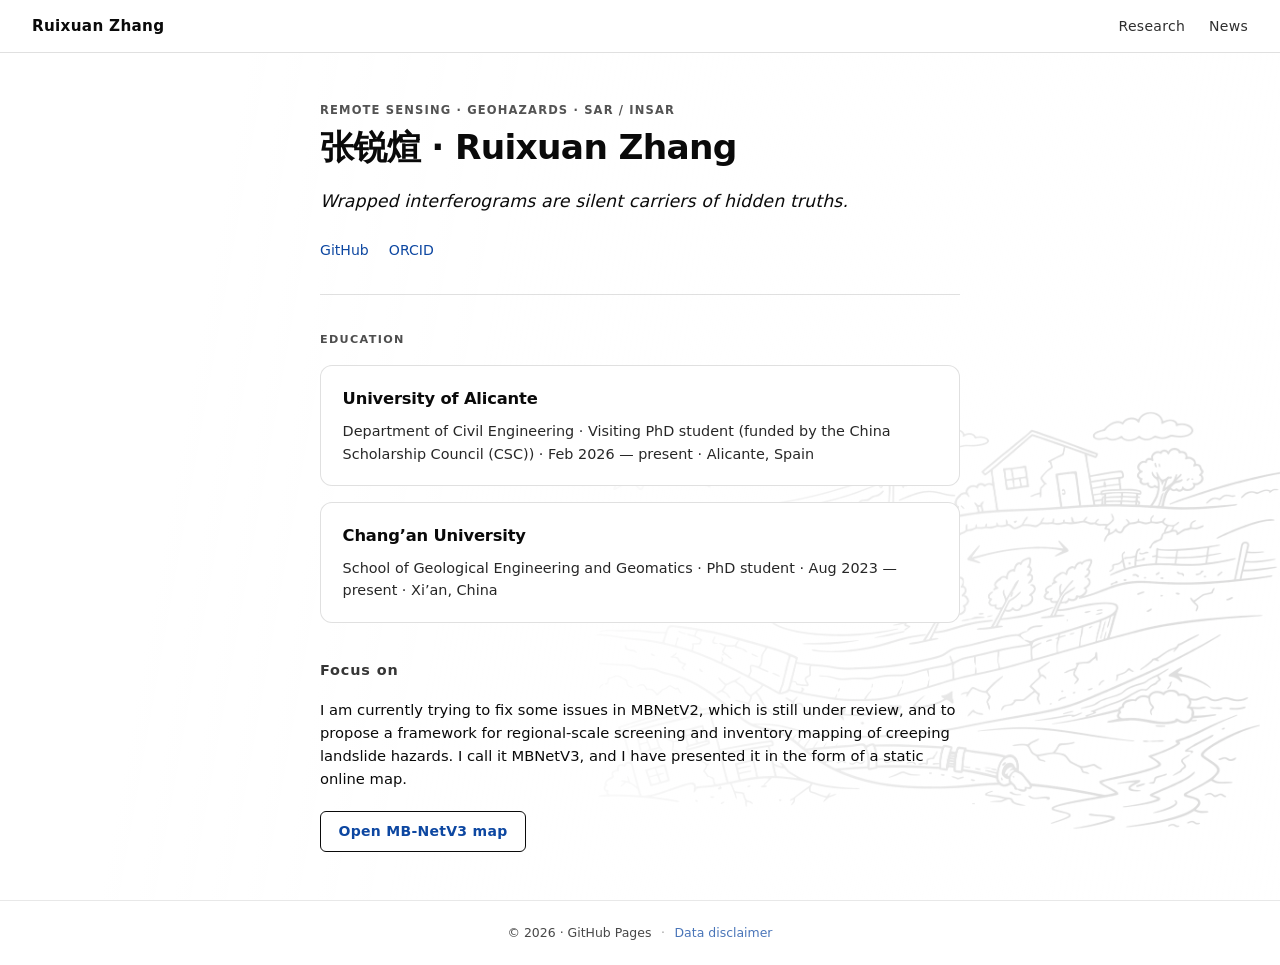
<file: index.html>
<!DOCTYPE html>
<html lang="en">
<head>
  <meta charset="UTF-8" />
  <meta name="viewport" content="width=device-width, initial-scale=1.0" />
  <title>Ruixuan Zhang (张锐煊)</title>
  <link rel="stylesheet" href="css/home.css" />
</head>
<body>
  <header class="site-header">
    <a class="site-brand" href="/">Ruixuan Zhang</a>
    <nav class="nav" aria-label="Primary">
      <a href="research.html">Research</a>
      <a href="news.html">News</a>
    </nav>
  </header>

  <main>
    <section class="intro" aria-label="Introduction">
      <p class="intro-kicker">Remote sensing · Geohazards · SAR / InSAR</p>
      <h1 class="intro-title"><span lang="zh">张锐煊</span> · Ruixuan Zhang</h1>
      <div class="intro-body">
        <p class="intro-quote">Wrapped interferograms are silent carriers of hidden truths.</p>
      </div>
      <ul class="intro-links" aria-label="External links">
        <li><a href="https://github.com/ZRX0813" rel="noopener noreferrer">GitHub</a></li>
        <li><a href="https://orcid.org/0009-0009-0099-7879" rel="noopener noreferrer">ORCID</a></li>
      </ul>
    </section>

    <section id="education" class="panel-section" aria-labelledby="education-heading">
      <h2 id="education-heading" class="section-title">Education</h2>
      <div class="home-education">
        <article class="panel-card">
          <h3 class="home-education-org">University of Alicante</h3>
          <p class="home-education-detail">
            Department of Civil Engineering · Visiting PhD student (funded by the China Scholarship Council (CSC)) · Feb 2026 — present · Alicante, Spain
          </p>
        </article>
        <article class="panel-card">
          <h3 class="home-education-org">Chang’an University</h3>
          <p class="home-education-detail">
            School of Geological Engineering and Geomatics · PhD student · Aug 2023 — present · Xi’an, China
          </p>
        </article>
      </div>
    </section>

    <section id="research" class="panel-section">
      <h2 class="section-title section-title--sentence">Focus on</h2>
      <div class="home-research">
        <p>
          I am currently trying to fix some issues in MBNetV2, which is still under review, and to propose a framework for regional-scale screening and inventory mapping of creeping landslide hazards. I call it MBNetV3, and I have presented it in the form of a static online map.
        </p>
        <p class="home-research-cta-wrap">
          <a class="home-research-cta" href="https://zrx0813.github.io/MB-NetV3/" rel="noopener noreferrer">Open MB-NetV3 map</a>
        </p>
      </div>
    </section>
  </main>

  <footer class="site-footer">
    <span>© 2026 · GitHub Pages</span>
    <span class="footer-dot" aria-hidden="true">·</span>
    <a class="footer-link" href="/MB-NetV3/disclaimer.html">Data disclaimer</a>
  </footer>
</body>
</html>
</file>
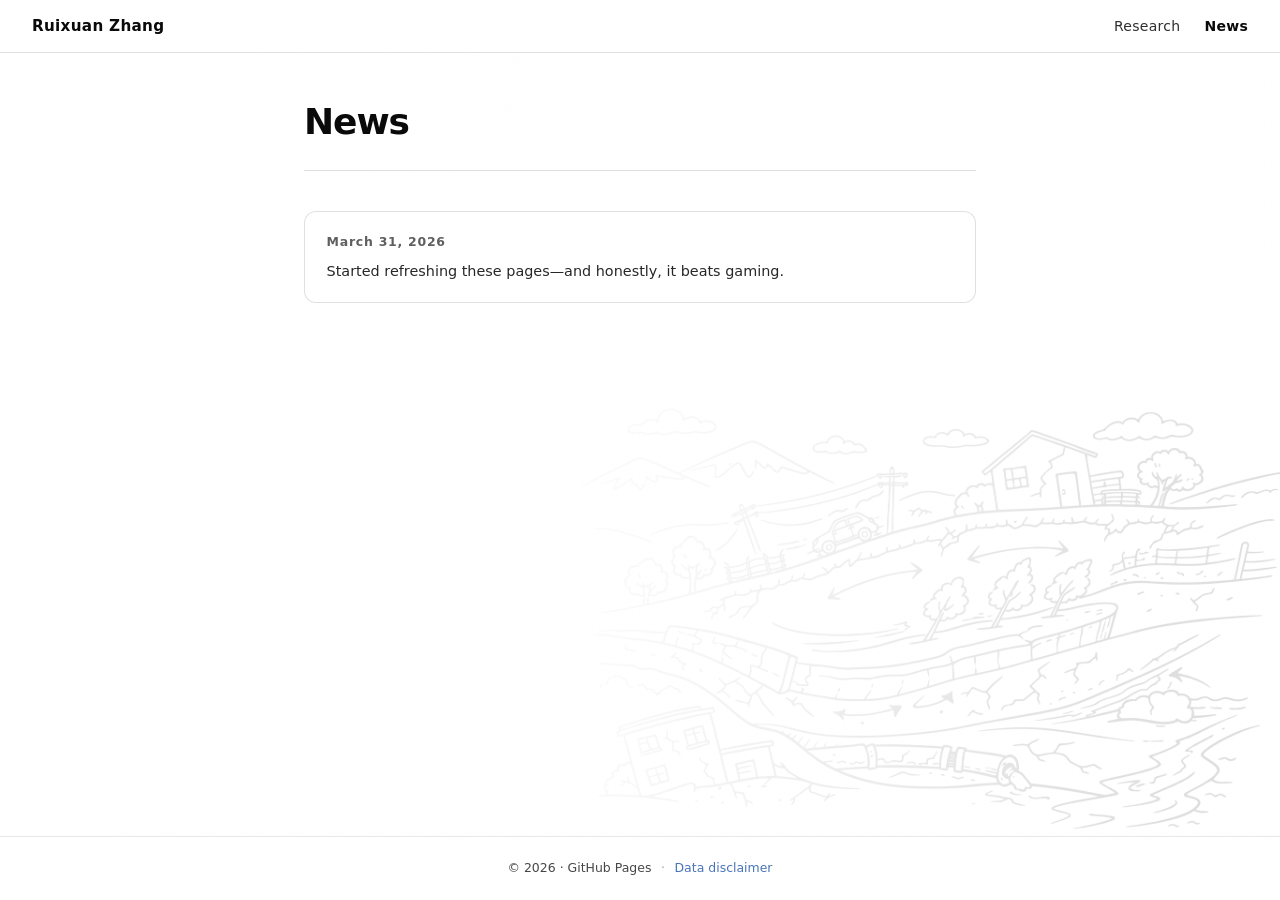
<file: news.html>
<!DOCTYPE html>
<html lang="en">
<head>
  <meta charset="UTF-8" />
  <meta name="viewport" content="width=device-width, initial-scale=1.0" />
  <title>News · Ruixuan Zhang (张锐煊)</title>
  <link rel="stylesheet" href="css/home.css" />
</head>
<body class="page-news">
  <header class="site-header">
    <a class="site-brand" href="/">Ruixuan Zhang</a>
    <nav class="nav" aria-label="Primary">
      <a href="research.html">Research</a>
      <a href="news.html" aria-current="page">News</a>
    </nav>
  </header>

  <main class="research-main">
    <header class="research-page-head">
      <h1 class="research-page-title">News</h1>
    </header>

    <ul class="news-list">
      <li class="news-item panel-card">
        <time class="news-date" datetime="2026-03-31">March 31, 2026</time>
        <p class="news-text">Started refreshing these pages—and honestly, it beats gaming.</p>
      </li>
    </ul>
  </main>

  <footer class="site-footer">
    <span>© 2026 · GitHub Pages</span>
    <span class="footer-dot" aria-hidden="true">·</span>
    <a class="footer-link" href="/MB-NetV3/disclaimer.html">Data disclaimer</a>
  </footer>
</body>
</html>
</file>
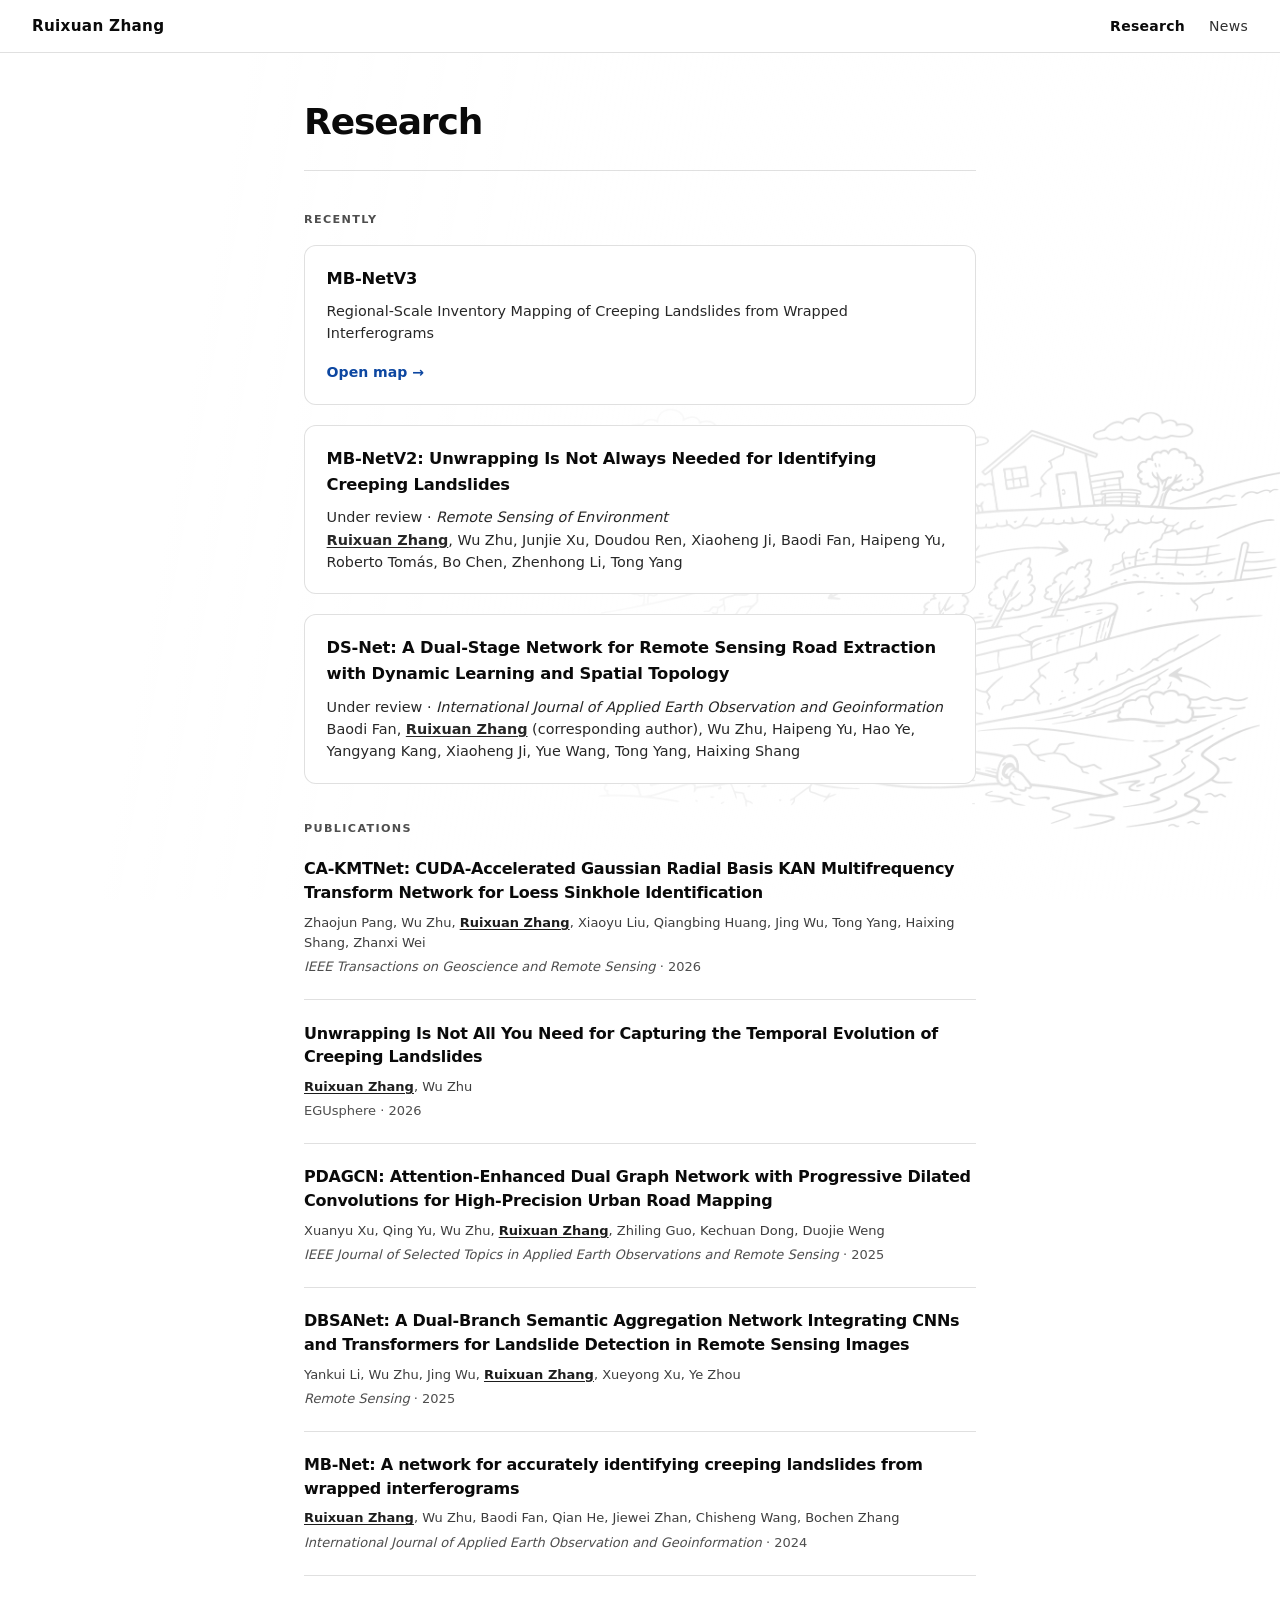
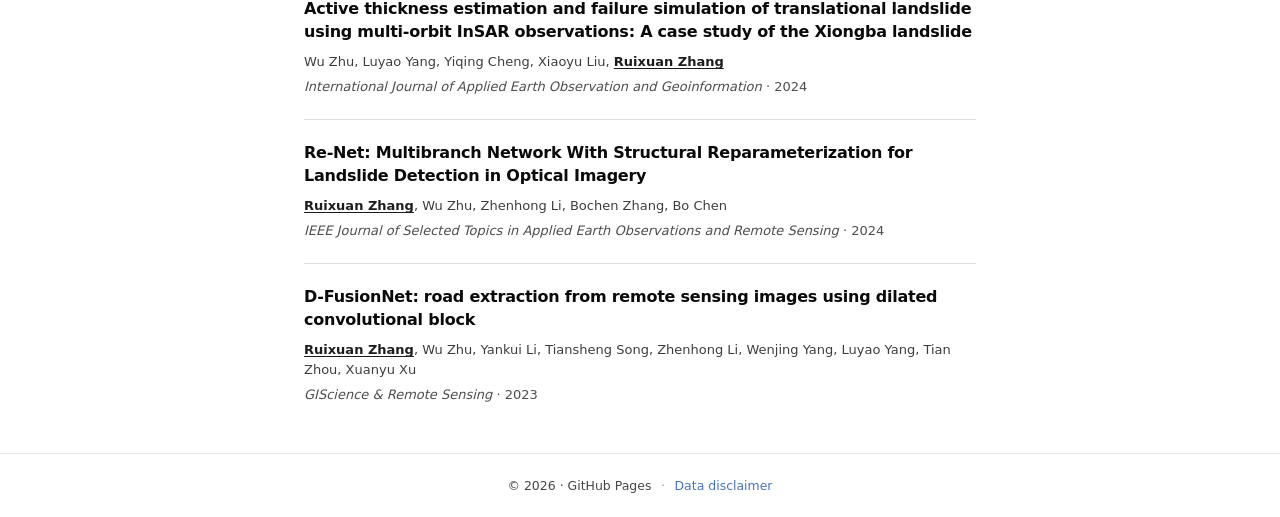
<file: research.html>
<!DOCTYPE html>
<html lang="en">
<head>
  <meta charset="UTF-8" />
  <meta name="viewport" content="width=device-width, initial-scale=1.0" />
  <title>Research · Ruixuan Zhang (张锐煊)</title>
  <link rel="stylesheet" href="css/home.css" />
</head>
<body class="page-research">
  <header class="site-header">
    <a class="site-brand" href="/">Ruixuan Zhang</a>
    <nav class="nav" aria-label="Primary">
      <a href="research.html" aria-current="page">Research</a>
      <a href="news.html">News</a>
    </nav>
  </header>

  <main class="research-main">
    <header class="research-page-head">
      <h1 class="research-page-title">Research</h1>
    </header>

    <section class="panel-section research-block" aria-labelledby="recent-heading">
      <h2 id="recent-heading" class="section-title">Recently</h2>
      <div class="recent-stack">
        <article class="recent-card panel-card">
          <h3 class="recent-card-title">MB-NetV3</h3>
          <p class="recent-card-text">
            Regional-Scale Inventory Mapping of Creeping Landslides from Wrapped Interferograms
          </p>
          <a class="panel-card-link" href="/MB-NetV3/">Open map →</a>
        </article>
        <article class="recent-card panel-card">
          <h3 class="recent-card-title">MB-NetV2: Unwrapping Is Not Always Needed for Identifying Creeping Landslides</h3>
          <p class="recent-card-meta">Under review · <em>Remote Sensing of Environment</em></p>
          <p class="recent-card-authors">
            <span class="self-name">Ruixuan Zhang</span>, Wu Zhu, Junjie Xu, Doudou Ren, Xiaoheng Ji, Baodi Fan, Haipeng Yu, Roberto Tomás, Bo Chen, Zhenhong Li, Tong Yang
          </p>
        </article>
        <article class="recent-card panel-card">
          <h3 class="recent-card-title">DS-Net: A Dual-Stage Network for Remote Sensing Road Extraction with Dynamic Learning and Spatial Topology</h3>
          <p class="recent-card-meta">Under review · <em>International Journal of Applied Earth Observation and Geoinformation</em></p>
          <p class="recent-card-authors">
            Baodi Fan, <span class="self-name">Ruixuan Zhang</span> (corresponding author), Wu Zhu, Haipeng Yu, Hao Ye, Yangyang Kang, Xiaoheng Ji, Yue Wang, Tong Yang, Haixing Shang
          </p>
        </article>
      </div>
    </section>

    <section class="panel-section research-block" aria-labelledby="pub-heading">
      <h2 id="pub-heading" class="section-title">Publications</h2>
      <ul class="pub-list">
        <li class="pub-item">
          <a class="pub-title" href="https://doi.org/10.1109/TGRS.2026.3671121" rel="noopener noreferrer">CA-KMTNet: CUDA-Accelerated Gaussian Radial Basis KAN Multifrequency Transform Network for Loess Sinkhole Identification</a>
          <p class="pub-authors">Zhaojun Pang, Wu Zhu, <span class="self-name">Ruixuan Zhang</span>, Xiaoyu Liu, Qiangbing Huang, Jing Wu, Tong Yang, Haixing Shang, Zhanxi Wei</p>
          <p class="pub-venue"><em>IEEE Transactions on Geoscience and Remote Sensing</em> · 2026</p>
        </li>
        <li class="pub-item">
          <a class="pub-title" href="https://doi.org/10.5194/egusphere-egu26-3298" rel="noopener noreferrer">Unwrapping Is Not All You Need for Capturing the Temporal Evolution of Creeping Landslides</a>
          <p class="pub-authors"><span class="self-name">Ruixuan Zhang</span>, Wu Zhu</p>
          <p class="pub-venue">EGUsphere · 2026</p>
        </li>
        <li class="pub-item">
          <a class="pub-title" href="https://doi.org/10.1109/JSTARS.2025.3625436" rel="noopener noreferrer">PDAGCN: Attention-Enhanced Dual Graph Network with Progressive Dilated Convolutions for High-Precision Urban Road Mapping</a>
          <p class="pub-authors">Xuanyu Xu, Qing Yu, Wu Zhu, <span class="self-name">Ruixuan Zhang</span>, Zhiling Guo, Kechuan Dong, Duojie Weng</p>
          <p class="pub-venue"><em>IEEE Journal of Selected Topics in Applied Earth Observations and Remote Sensing</em> · 2025</p>
        </li>
        <li class="pub-item">
          <a class="pub-title" href="https://doi.org/10.3390/rs17050807" rel="noopener noreferrer">DBSANet: A Dual-Branch Semantic Aggregation Network Integrating CNNs and Transformers for Landslide Detection in Remote Sensing Images</a>
          <p class="pub-authors">Yankui Li, Wu Zhu, Jing Wu, <span class="self-name">Ruixuan Zhang</span>, Xueyong Xu, Ye Zhou</p>
          <p class="pub-venue"><em>Remote Sensing</em> · 2025</p>
        </li>
        <li class="pub-item">
          <a class="pub-title" href="https://doi.org/10.1016/j.jag.2024.104300" rel="noopener noreferrer">MB-Net: A network for accurately identifying creeping landslides from wrapped interferograms</a>
          <p class="pub-authors"><span class="self-name">Ruixuan Zhang</span>, Wu Zhu, Baodi Fan, Qian He, Jiewei Zhan, Chisheng Wang, Bochen Zhang</p>
          <p class="pub-venue"><em>International Journal of Applied Earth Observation and Geoinformation</em> · 2024</p>
        </li>
        <li class="pub-item">
          <a class="pub-title" href="https://doi.org/10.1016/j.jag.2024.103801" rel="noopener noreferrer">Active thickness estimation and failure simulation of translational landslide using multi-orbit InSAR observations: A case study of the Xiongba landslide</a>
          <p class="pub-authors">Wu Zhu, Luyao Yang, Yiqing Cheng, Xiaoyu Liu, <span class="self-name">Ruixuan Zhang</span></p>
          <p class="pub-venue"><em>International Journal of Applied Earth Observation and Geoinformation</em> · 2024</p>
        </li>
        <li class="pub-item">
          <a class="pub-title" href="https://doi.org/10.1109/JSTARS.2023.3344720" rel="noopener noreferrer">Re-Net: Multibranch Network With Structural Reparameterization for Landslide Detection in Optical Imagery</a>
          <p class="pub-authors"><span class="self-name">Ruixuan Zhang</span>, Wu Zhu, Zhenhong Li, Bochen Zhang, Bo Chen</p>
          <p class="pub-venue"><em>IEEE Journal of Selected Topics in Applied Earth Observations and Remote Sensing</em> · 2024</p>
        </li>
        <li class="pub-item">
          <a class="pub-title" href="https://doi.org/10.1080/15481603.2023.2270806" rel="noopener noreferrer">D-FusionNet: road extraction from remote sensing images using dilated convolutional block</a>
          <p class="pub-authors"><span class="self-name">Ruixuan Zhang</span>, Wu Zhu, Yankui Li, Tiansheng Song, Zhenhong Li, Wenjing Yang, Luyao Yang, Tian Zhou, Xuanyu Xu</p>
          <p class="pub-venue"><em>GIScience &amp; Remote Sensing</em> · 2023</p>
        </li>
      </ul>
    </section>
  </main>

  <footer class="site-footer">
    <span>© 2026 · GitHub Pages</span>
    <span class="footer-dot" aria-hidden="true">·</span>
    <a class="footer-link" href="/MB-NetV3/disclaimer.html">Data disclaimer</a>
  </footer>
</body>
</html>
</file>
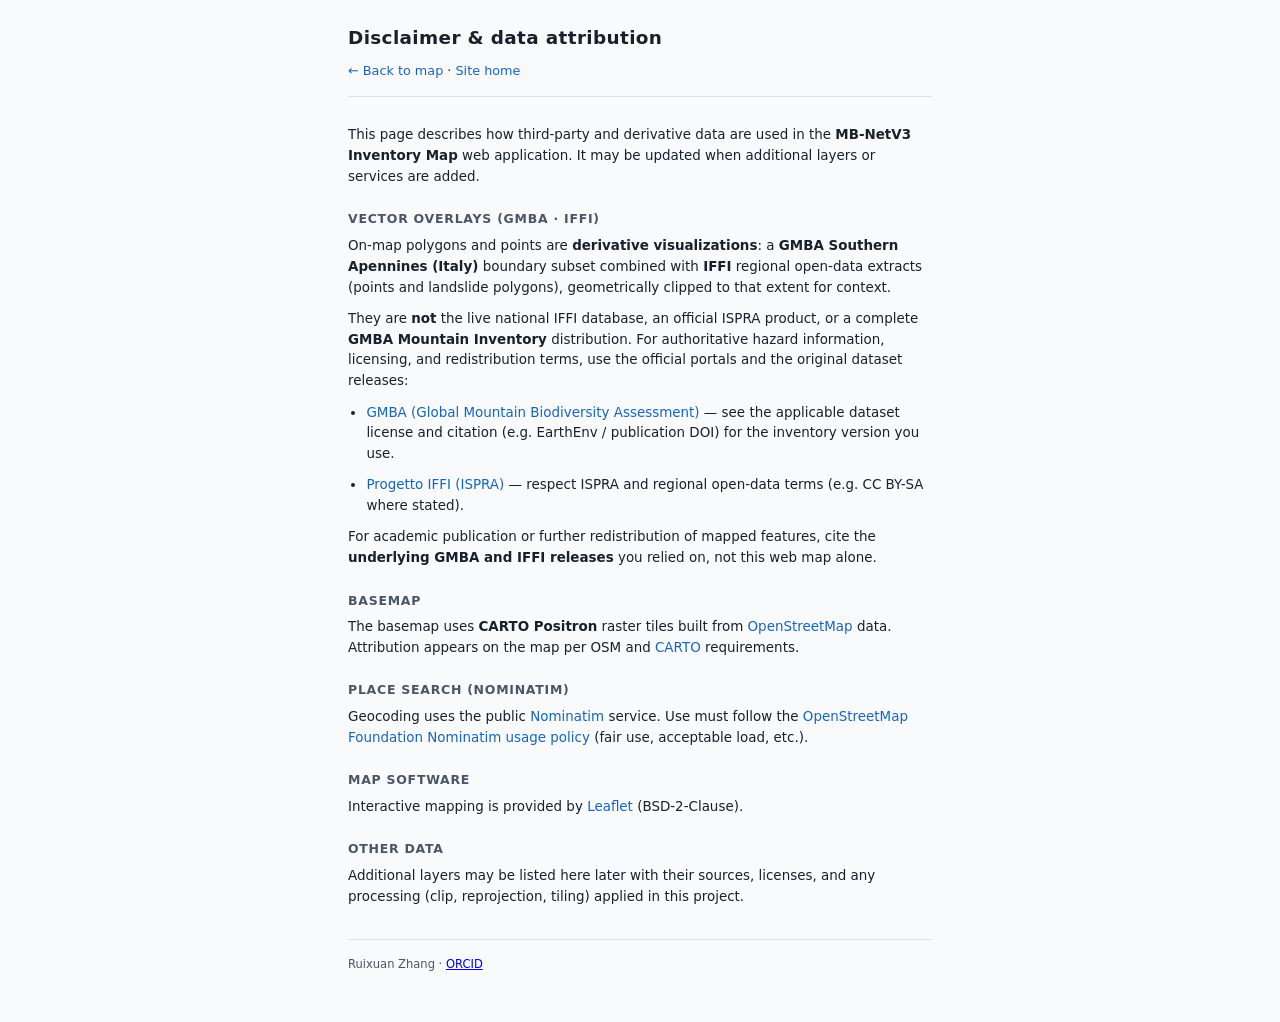
<file: MB-NetV3/disclaimer.html>
<!DOCTYPE html>
<html lang="en">
<head>
  <meta charset="UTF-8" />
  <meta name="viewport" content="width=device-width, initial-scale=1.0" />
  <title>Disclaimer · Data use · MB-NetV3 Inventory Map</title>
  <link rel="stylesheet" href="css/disclaimer.css" />
</head>
<body>
  <div class="page">
    <header class="mast">
      <h1>Disclaimer &amp; data attribution</h1>
      <nav aria-label="Page navigation">
        <a href="index.html">← Back to map</a>
        ·
        <a href="/">Site home</a>
      </nav>
    </header>

    <article class="disclaim">
      <p>
        This page describes how third-party and derivative data are used in the <strong>MB-NetV3 Inventory Map</strong> web
        application. It may be updated when additional layers or services are added.
      </p>

      <section id="overlays">
        <h2>Vector overlays (GMBA · IFFI)</h2>
        <p>
          On-map polygons and points are <strong>derivative visualizations</strong>: a <strong>GMBA Southern Apennines
          (Italy)</strong> boundary subset combined with <strong>IFFI</strong> regional open-data extracts (points and
          landslide polygons), geometrically clipped to that extent for context.
        </p>
        <p>
          They are <strong>not</strong> the live national IFFI database, an official ISPRA product, or a complete
          <strong>GMBA Mountain Inventory</strong> distribution. For authoritative hazard information, licensing, and
          redistribution terms, use the official portals and the original dataset releases:
        </p>
        <ul>
          <li>
            <a href="https://www.gmba.unibe.ch/" rel="noopener noreferrer">GMBA (Global Mountain Biodiversity Assessment)</a>
            — see the applicable dataset license and citation (e.g. EarthEnv / publication DOI) for the inventory version
            you use.
          </li>
          <li>
            <a href="https://www.progettoiffi.isprambiente.it/" rel="noopener noreferrer">Progetto IFFI (ISPRA)</a> — respect
            ISPRA and regional open-data terms (e.g. CC BY-SA where stated).
          </li>
        </ul>
        <p>
          For academic publication or further redistribution of mapped features, cite the <strong>underlying GMBA and IFFI
          releases</strong> you relied on, not this web map alone.
        </p>
      </section>

      <section id="basemap">
        <h2>Basemap</h2>
        <p>
          The basemap uses <strong>CARTO Positron</strong> raster tiles built from
          <a href="https://www.openstreetmap.org/copyright" rel="noopener noreferrer">OpenStreetMap</a> data. Attribution
          appears on the map per OSM and
          <a href="https://carto.com/attributions" rel="noopener noreferrer">CARTO</a> requirements.
        </p>
      </section>

      <section id="search">
        <h2>Place search (Nominatim)</h2>
        <p>
          Geocoding uses the public <a href="https://nominatim.org" rel="noopener noreferrer">Nominatim</a> service. Use
          must follow the
          <a href="https://operations.osmfoundation.org/policies/nominatim/" rel="noopener noreferrer">OpenStreetMap
          Foundation Nominatim usage policy</a> (fair use, acceptable load, etc.).
        </p>
      </section>

      <section id="software">
        <h2>Map software</h2>
        <p>
          Interactive mapping is provided by <a href="https://leafletjs.com/" rel="noopener noreferrer">Leaflet</a>
          (BSD-2-Clause).
        </p>
      </section>

      <section id="future">
        <h2>Other data</h2>
        <p>
          Additional layers may be listed here later with their sources, licenses, and any processing (clip, reprojection,
          tiling) applied in this project.
        </p>
      </section>
    </article>

    <footer class="foot-mini">
      Ruixuan Zhang ·
      <a href="https://orcid.org/0009-0009-0099-7879" rel="noopener noreferrer">ORCID</a>
    </footer>
  </div>
</body>
</html>
</file>
<file: css/home.css>
/* White background, black / near-black typography */
:root {
  --chrome-text: #0a0a0a;
  --chrome-muted: #2d2d2d;
  --chrome-link: #0d47a1;
  --chrome-border: rgba(0, 0, 0, 0.12);
  --surface: #ffffff;
  --page-bg: #ffffff;
}

*,
*::before,
*::after {
  box-sizing: border-box;
}

html {
  scroll-behavior: smooth;
}

body {
  margin: 0;
  min-height: 100vh;
  display: flex;
  flex-direction: column;
  color: var(--chrome-text);
  background: var(--page-bg);
  font-family: "Segoe UI", system-ui, -apple-system, sans-serif;
  font-weight: 400;
  line-height: 1.6;
  position: relative;
}

/* Landslide line-art watermark: right side, low contrast; gradient keeps copy legible on the left */
body::before {
  content: "";
  position: fixed;
  inset: 0;
  z-index: -2;
  pointer-events: none;
  background-color: #ffffff;
  background-image: url("../layer/main_layer.png");
  background-repeat: no-repeat;
  background-position: right -2% bottom 8%;
  background-size: min(62vw, 720px) auto;
  opacity: 0.14;
}

body::after {
  content: "";
  position: fixed;
  inset: 0;
  z-index: -1;
  pointer-events: none;
  background: linear-gradient(
    100deg,
    #ffffff 0%,
    #ffffff max(18%, 12rem),
    rgba(255, 255, 255, 0.97) 38%,
    rgba(255, 255, 255, 0.82) 52%,
    rgba(255, 255, 255, 0.48) 68%,
    rgba(255, 255, 255, 0.15) 84%,
    rgba(255, 255, 255, 0) 100%
  );
}

@media (max-width: 720px) {
  body::before {
    background-size: min(92vw, 420px) auto;
    background-position: right -12% bottom -4%;
    opacity: 0.09;
  }
}

.site-header {
  position: sticky;
  top: 0;
  z-index: 20;
  display: flex;
  align-items: center;
  justify-content: space-between;
  flex-wrap: wrap;
  gap: 0.75rem 1.5rem;
  padding: 0.85rem clamp(1rem, 4vw, 2rem);
  background: rgba(255, 255, 255, 0.92);
  border-bottom: 1px solid var(--chrome-border);
  backdrop-filter: blur(6px);
  -webkit-backdrop-filter: blur(6px);
}

.site-brand {
  font-size: 0.95rem;
  font-weight: 650;
  letter-spacing: 0.02em;
  color: var(--chrome-text);
  text-decoration: none;
}

.self-name {
  font-weight: 700;
  text-decoration: underline;
  text-underline-offset: 0.15em;
  text-decoration-thickness: 0.07em;
}

.site-brand:hover {
  color: var(--chrome-link);
}

.nav {
  display: flex;
  flex-wrap: wrap;
  gap: 1rem 1.5rem;
  font-size: 0.875rem;
  font-weight: 500;
}

.nav a {
  color: var(--chrome-text);
  text-decoration: none;
  letter-spacing: 0.02em;
  opacity: 0.85;
}

.nav a:hover {
  color: var(--chrome-link);
  opacity: 1;
}

main {
  position: relative;
  z-index: 1;
  flex: 1;
  max-width: 44rem;
  width: 100%;
  margin: 0 auto;
  padding: clamp(1.75rem, 5vw, 3rem) clamp(1rem, 4vw, 2rem) 3rem;
}

.intro {
  padding-bottom: 2rem;
  margin-bottom: 2rem;
  border-bottom: 1px solid var(--chrome-border);
}

.intro-kicker {
  margin: 0 0 0.5rem;
  font-size: 0.72rem;
  font-weight: 600;
  letter-spacing: 0.1em;
  text-transform: uppercase;
  color: var(--chrome-text);
  opacity: 0.7;
}

.intro-title {
  margin: 0 0 1.25rem;
  font-size: clamp(1.65rem, 4.5vw, 2.15rem);
  font-weight: 700;
  line-height: 1.2;
  letter-spacing: -0.02em;
}

.intro-body {
  font-size: 0.95rem;
  color: var(--chrome-text);
  max-width: 40em;
}

.intro-body p {
  margin: 0 0 1rem;
}

.intro-body p:last-child {
  margin-bottom: 0;
}

.intro-quote {
  margin: 0;
  font-size: 1.08rem;
  line-height: 1.55;
  letter-spacing: 0.01em;
  font-style: italic;
}

.intro-links {
  display: flex;
  flex-wrap: wrap;
  gap: 0.5rem 1.25rem;
  margin: 1.35rem 0 0;
  padding: 0;
  list-style: none;
}

.intro-links a {
  font-size: 0.88rem;
  font-weight: 500;
  color: var(--chrome-link);
  text-decoration: none;
}

.intro-links a:hover {
  text-decoration: underline;
}

.panel-section {
  margin-top: 2.25rem;
  scroll-margin-top: 4rem;
}

.section-title {
  margin: 0 0 1rem;
  font-size: 0.7rem;
  font-weight: 700;
  letter-spacing: 0.12em;
  text-transform: uppercase;
  color: var(--chrome-text);
  opacity: 0.72;
}

.section-title--sentence {
  font-size: clamp(0.82rem, 1.6vw, 0.9rem);
  font-weight: 650;
  letter-spacing: 0.06em;
  text-transform: none;
  opacity: 0.82;
}

.panel-list {
  display: flex;
  flex-direction: column;
  gap: 1rem;
}

.panel-card {
  padding: 1.25rem 1.35rem;
  border-radius: 12px;
  background: rgba(255, 255, 255, 0.94);
  border: 1px solid var(--chrome-border);
  box-shadow: none;
  backdrop-filter: blur(4px);
  -webkit-backdrop-filter: blur(4px);
}

.panel-card h3 {
  margin: 0 0 0.5rem;
  font-size: 1.02rem;
  font-weight: 650;
}

.panel-card p {
  margin: 0;
  font-size: 0.9rem;
  line-height: 1.55;
  color: var(--chrome-text);
  opacity: 0.88;
}

.panel-card-link {
  display: inline-block;
  margin-top: 1rem;
  font-size: 0.88rem;
  font-weight: 600;
  color: var(--chrome-link);
  text-decoration: none;
}

.panel-card-link:hover {
  text-decoration: underline;
}

.panel-placeholder {
  margin: 0;
  font-size: 0.88rem;
  line-height: 1.55;
  color: var(--chrome-text);
  opacity: 0.72;
  font-style: italic;
}

.site-footer {
  position: relative;
  z-index: 1;
  margin-top: auto;
  padding: 1.35rem clamp(1rem, 4vw, 2rem);
  text-align: center;
  font-size: 0.78rem;
  color: var(--chrome-text);
  opacity: 0.75;
  border-top: 1px solid var(--chrome-border);
  background: rgba(255, 255, 255, 0.9);
  backdrop-filter: blur(6px);
  -webkit-backdrop-filter: blur(6px);
}

.footer-dot {
  margin: 0 0.35rem;
  opacity: 0.5;
}

.footer-link {
  color: var(--chrome-link);
  text-decoration: none;
}

.footer-link:hover {
  text-decoration: underline;
}

/* --- Research subpage --- */
.research-main {
  max-width: 46rem;
}

.research-page-head {
  margin: 0 0 2.5rem;
  padding-bottom: 1.75rem;
  border-bottom: 1px solid var(--chrome-border);
}

.research-page-title {
  margin: 0;
  font-size: clamp(1.75rem, 4.2vw, 2.25rem);
  font-weight: 700;
  line-height: 1.15;
  letter-spacing: -0.03em;
}

.recent-stack {
  display: flex;
  flex-direction: column;
  gap: 1.25rem;
}

.recent-card-title {
  margin: 0 0 0.5rem;
  font-size: 1.05rem;
  font-weight: 650;
  letter-spacing: -0.01em;
}

.recent-card-text {
  margin: 0;
  font-size: 0.9rem;
  line-height: 1.6;
  color: var(--chrome-text);
  opacity: 0.88;
}

.recent-card-meta {
  margin: 0 0 0.65rem;
  font-size: 0.8125rem;
  line-height: 1.45;
  color: var(--chrome-text);
  opacity: 0.72;
}

.recent-card-authors {
  margin: 0;
  font-size: 0.8125rem;
  line-height: 1.55;
  color: var(--chrome-muted);
  opacity: 0.92;
}

.recent-card-authors .self-name {
  color: var(--chrome-text);
  opacity: 1;
}

.pub-list {
  margin: 0;
  padding: 0;
  list-style: none;
}

.pub-item {
  margin: 0;
  padding: 1.35rem 0;
  border-bottom: 1px solid var(--chrome-border);
}

.pub-item:first-child {
  padding-top: 0.25rem;
}

.pub-item:last-child {
  border-bottom: none;
  padding-bottom: 0;
}

.pub-title {
  display: block;
  margin: 0;
  font-size: 1rem;
  font-weight: 650;
  line-height: 1.45;
  letter-spacing: -0.015em;
  color: var(--chrome-text);
  text-decoration: none;
}

a.pub-title:visited,
a.pub-title:hover,
a.pub-title:active {
  color: var(--chrome-text);
  text-decoration: none;
}

a.pub-title:focus-visible {
  color: var(--chrome-text);
  text-decoration: none;
  outline: 2px solid var(--chrome-border);
  outline-offset: 3px;
}

.pub-authors {
  margin: 0.55rem 0 0;
  font-size: 0.8125rem;
  line-height: 1.55;
  color: var(--chrome-muted);
  opacity: 0.92;
}

.pub-authors .self-name {
  color: var(--chrome-text);
  opacity: 1;
}

.pub-venue {
  margin: 0.35rem 0 0;
  font-size: 0.8125rem;
  line-height: 1.45;
  color: var(--chrome-text);
  opacity: 0.72;
}

.home-education {
  display: flex;
  flex-direction: column;
  gap: 1rem;
}

.home-education-org {
  margin: 0 0 0.45rem;
  font-size: 0.98rem;
  font-weight: 650;
  letter-spacing: -0.01em;
}

.home-education-detail {
  margin: 0;
  font-size: 0.88rem;
  line-height: 1.55;
  color: var(--chrome-text);
  opacity: 0.88;
}

.home-research {
  font-size: 0.92rem;
  line-height: 1.58;
  color: var(--chrome-text);
}

.home-research p {
  margin: 0 0 0.85rem;
}

.home-research p:last-child {
  margin-bottom: 0;
}

.home-research a {
  color: var(--chrome-link);
  font-weight: 600;
  text-decoration: none;
}

.home-research a:hover {
  text-decoration: underline;
}

.home-research a.home-research-cta:hover {
  text-decoration: none;
}

.home-research .home-research-cta-wrap {
  margin: 1.25rem 0 0;
}

.home-research-cta {
  display: inline-flex;
  align-items: center;
  justify-content: center;
  padding: 0.55rem 1.1rem;
  font-size: 0.875rem;
  font-weight: 550;
  letter-spacing: 0.02em;
  color: var(--chrome-text);
  background: #fff;
  border: 1px solid var(--chrome-text);
  border-radius: 6px;
  text-decoration: none;
  transition: background 0.12s ease;
}

.home-research-cta:hover {
  color: var(--chrome-text);
  background: rgba(0, 0, 0, 0.04);
  text-decoration: none;
}

.home-research-cta:focus-visible {
  outline: 2px solid var(--chrome-text);
  outline-offset: 2px;
}

.home-research-cta:active {
  background: rgba(0, 0, 0, 0.07);
}

/* --- News subpage --- */
.news-list {
  margin: 0;
  padding: 0;
  list-style: none;
  display: flex;
  flex-direction: column;
  gap: 1rem;
}

.news-item {
  margin: 0;
}

.news-date {
  display: block;
  margin: 0 0 0.5rem;
  font-size: 0.78rem;
  font-weight: 650;
  letter-spacing: 0.06em;
  text-transform: none;
  color: var(--chrome-text);
  opacity: 0.65;
}

.news-text {
  margin: 0;
  font-size: 0.96rem;
  line-height: 1.65;
  color: var(--chrome-text);
}

.nav a[aria-current="page"] {
  font-weight: 700;
  opacity: 1;
}
</file>
<file: MB-NetV3/css/disclaimer.css>
:root {
  --chrome-text: #18202c;
  --chrome-muted: #4a5568;
  --chrome-link: #1565c0;
  --border: rgba(0, 0, 0, 0.1);
}

*,
*::before,
*::after {
  box-sizing: border-box;
}

html,
body {
  margin: 0;
  min-height: 100%;
  font-family: "Segoe UI", system-ui, -apple-system, sans-serif;
  color: var(--chrome-text);
  background: #f8fafc;
  line-height: 1.55;
}

.page {
  max-width: 40rem;
  margin: 0 auto;
  padding: 1.5rem clamp(16px, 4vw, 28px) 3rem;
}

.mast {
  margin-bottom: 1.75rem;
  padding-bottom: 1rem;
  border-bottom: 1px solid var(--border);
}

.mast h1 {
  margin: 0 0 0.5rem;
  font-size: 1.15rem;
  font-weight: 650;
  letter-spacing: 0.02em;
}

.mast nav {
  font-size: 0.8rem;
}

.mast a {
  color: var(--chrome-link);
  text-decoration: none;
}

.mast a:hover {
  text-decoration: underline;
}

.disclaim section {
  margin: 1.35rem 0;
}

.disclaim h2 {
  margin: 0 0 0.45rem;
  font-size: 0.78rem;
  font-weight: 700;
  letter-spacing: 0.06em;
  text-transform: uppercase;
  color: var(--chrome-muted);
}

.disclaim p,
.disclaim li {
  margin: 0 0 0.65rem;
  font-size: 0.84rem;
  color: var(--chrome-text);
}

.disclaim ul {
  margin: 0.35rem 0 0.65rem;
  padding-left: 1.15rem;
}

.disclaim a {
  color: var(--chrome-link);
  text-decoration: none;
}

.disclaim a:hover {
  text-decoration: underline;
}

.disclaim strong {
  font-weight: 650;
}

.foot-mini {
  margin-top: 2rem;
  padding-top: 1rem;
  border-top: 1px solid var(--border);
  font-size: 0.72rem;
  color: var(--chrome-muted);
}
</file>
